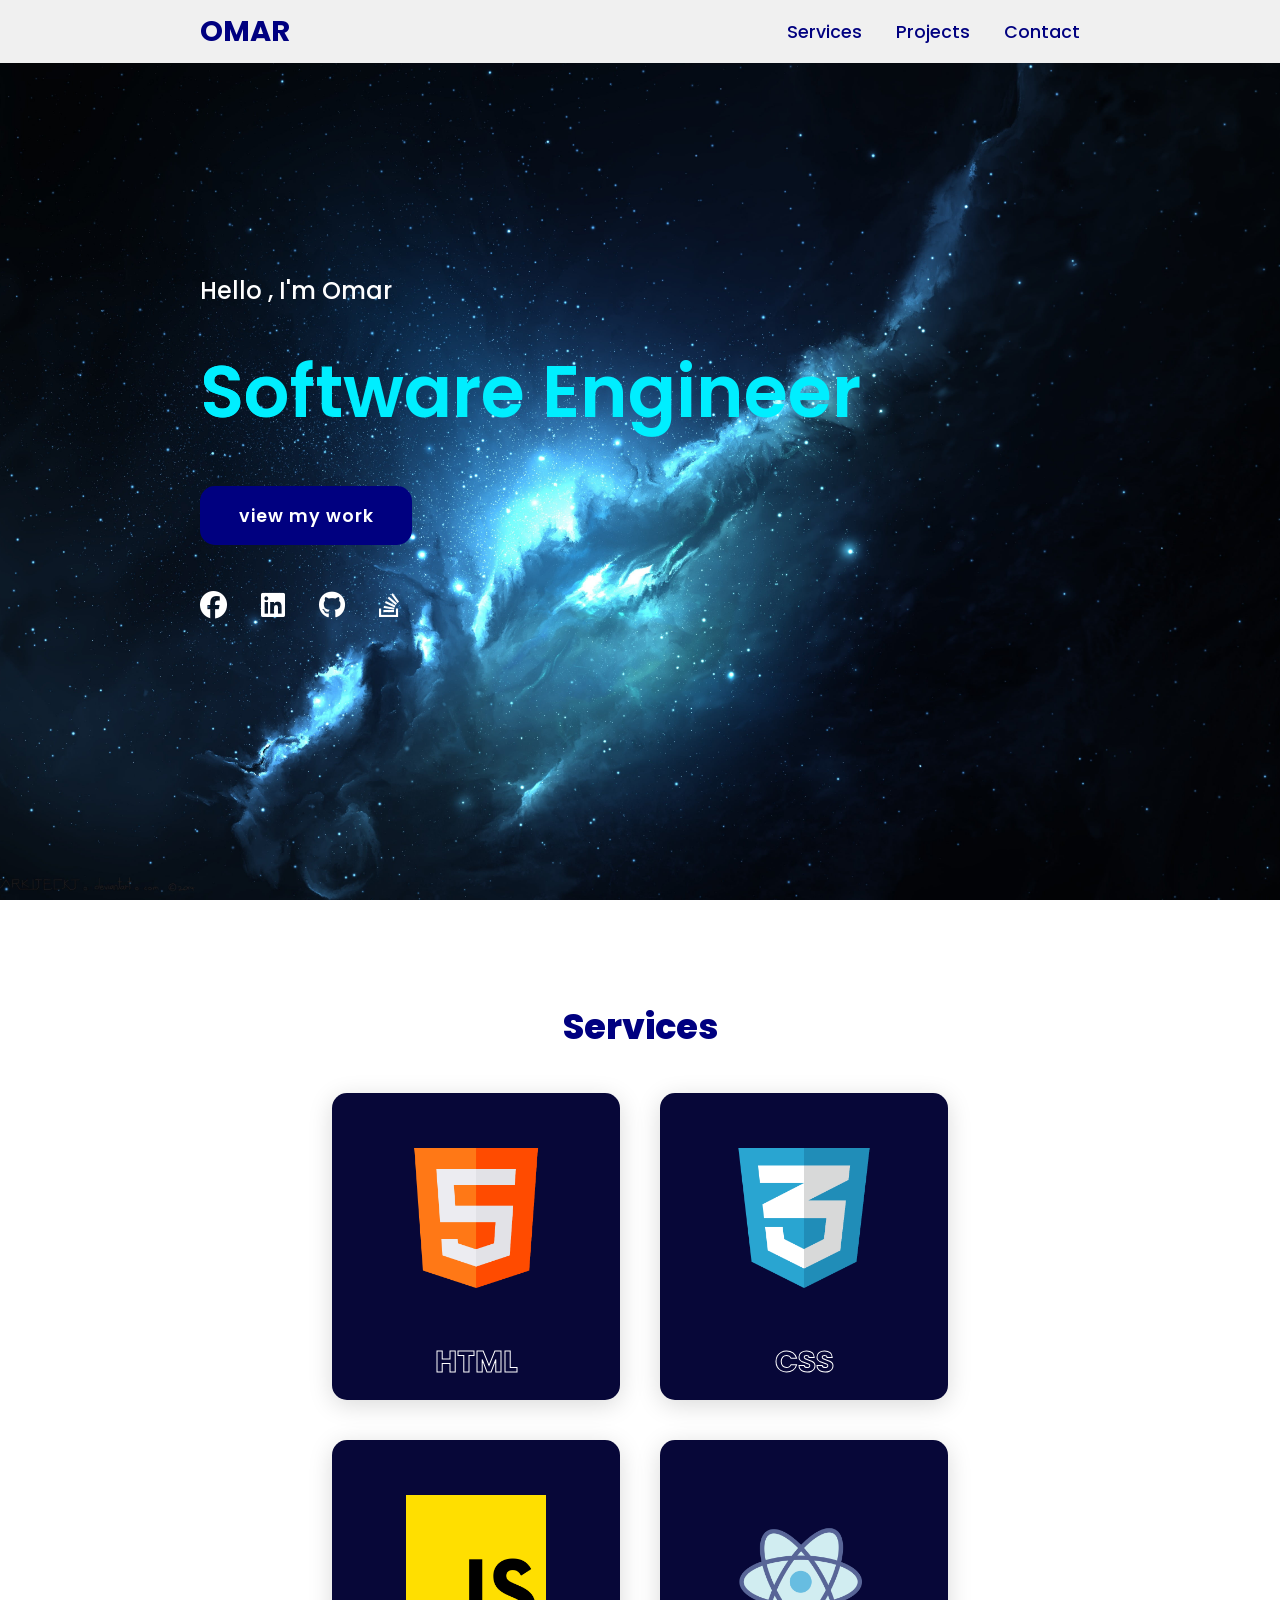
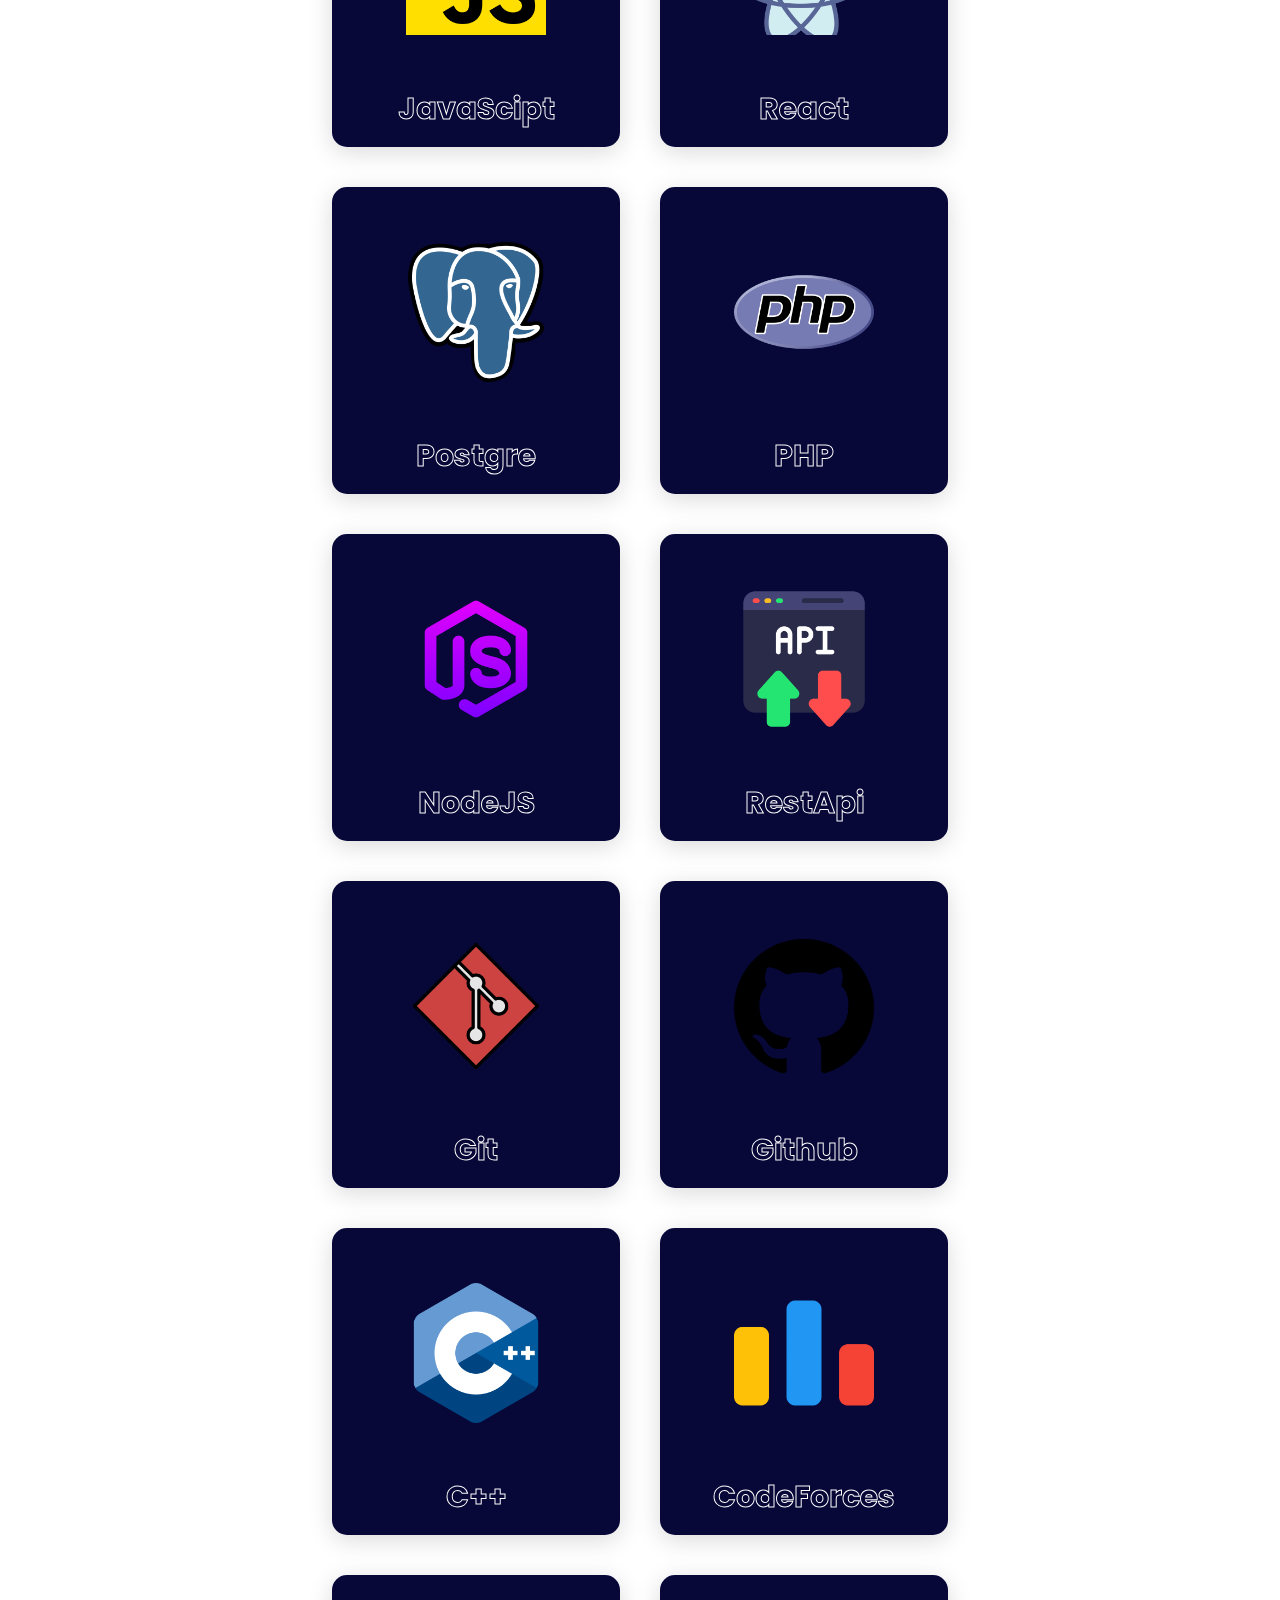
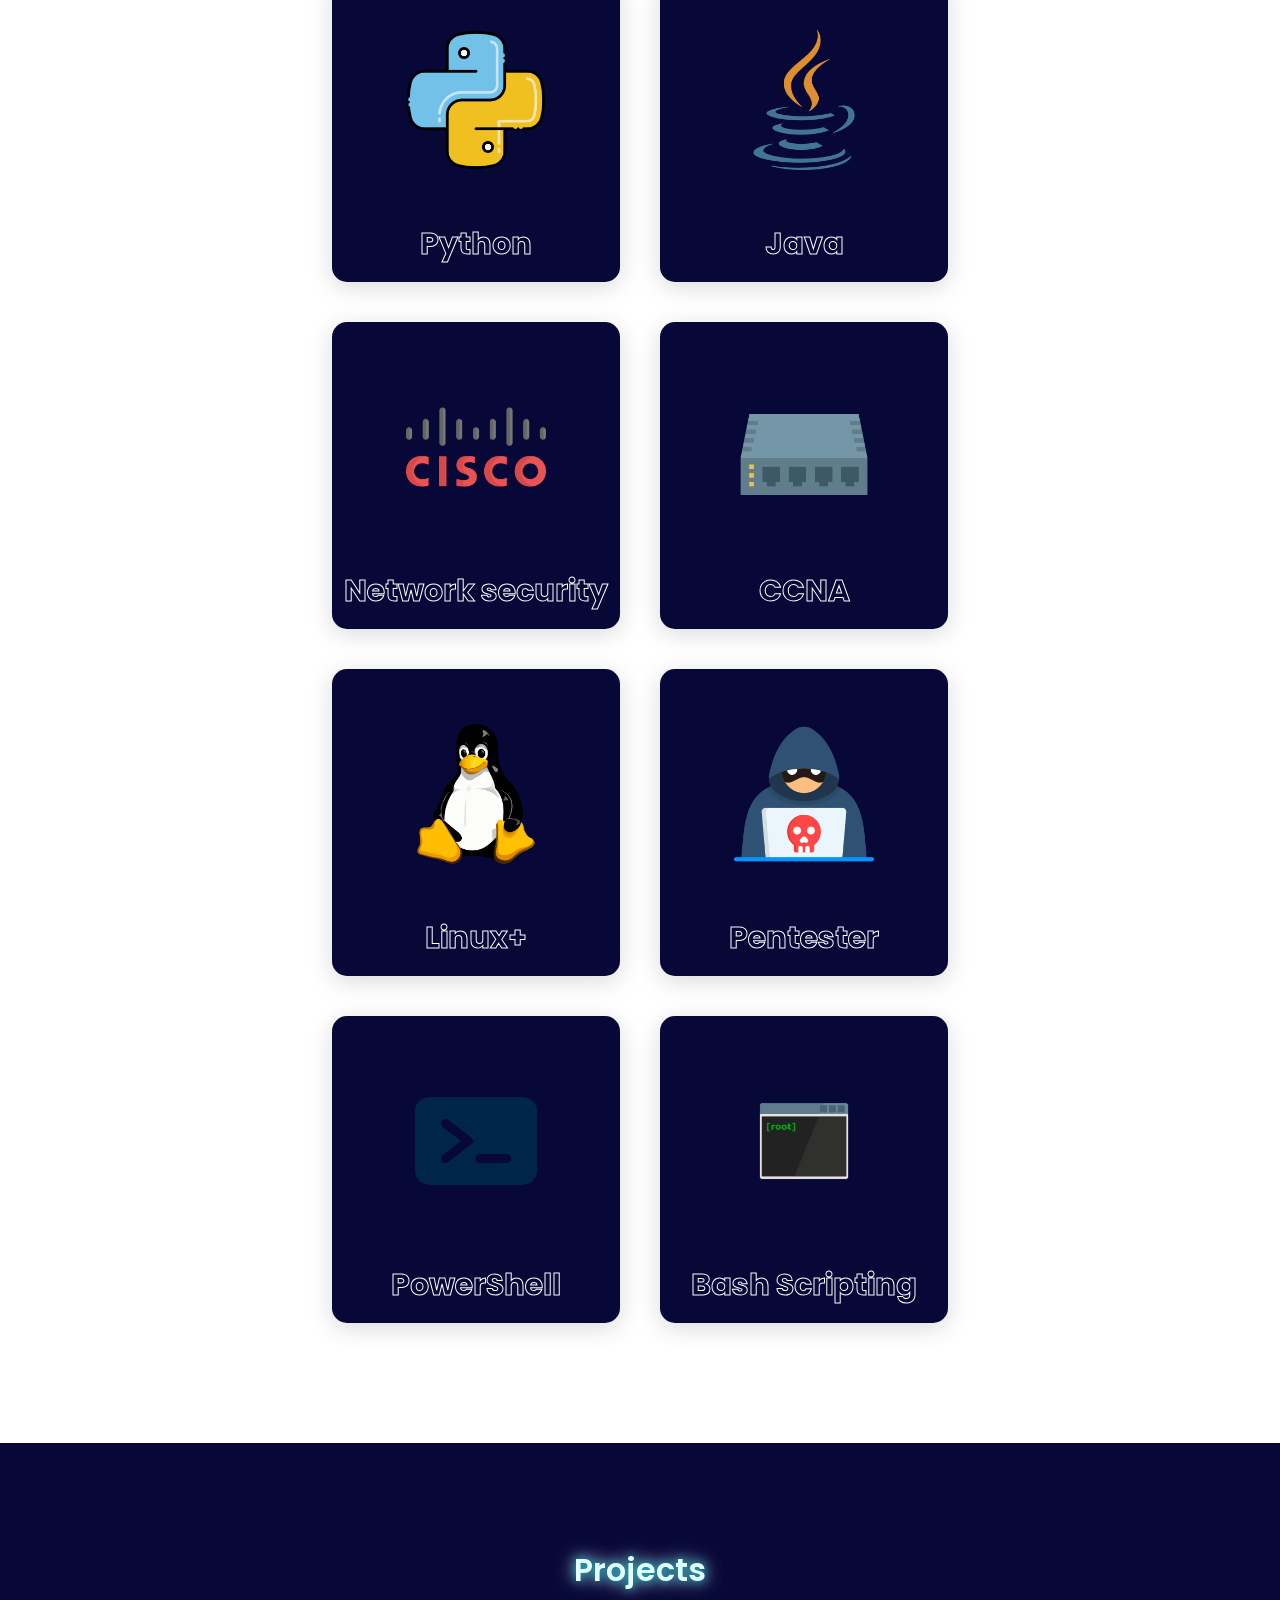
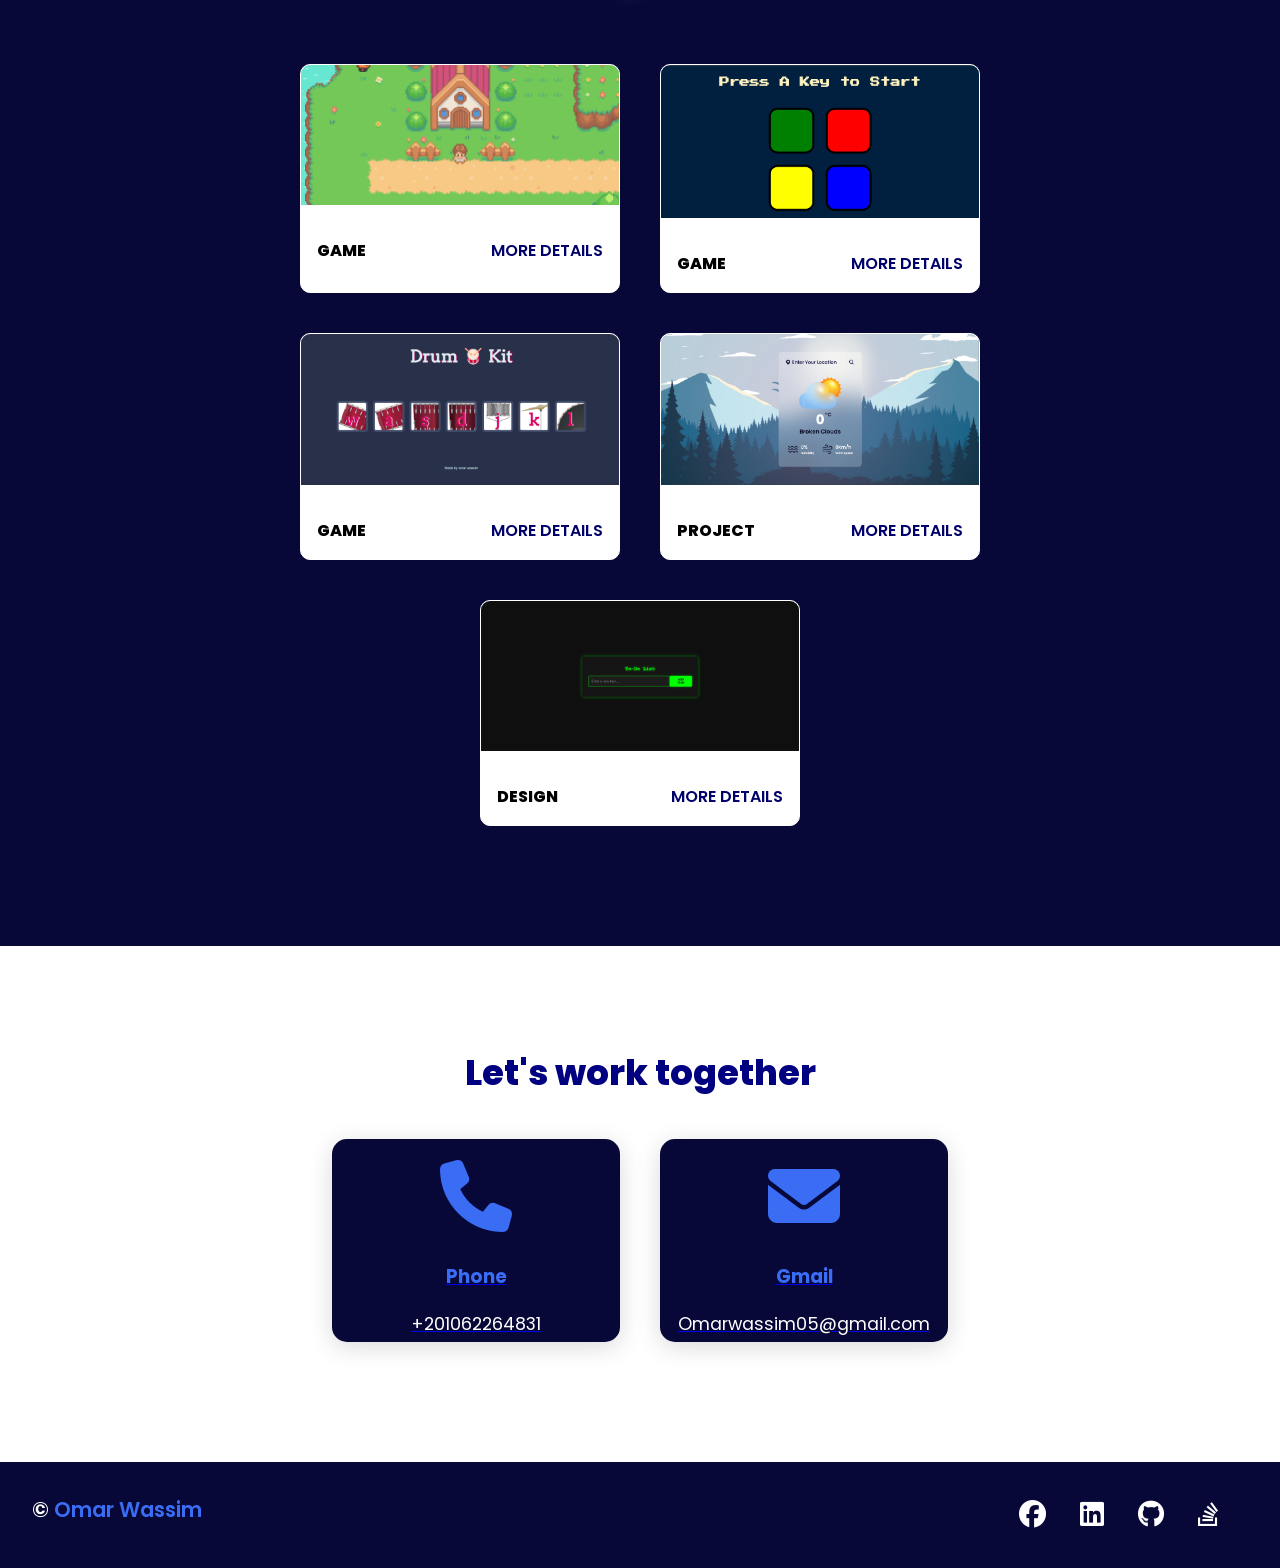
<file: index.html>
<!DOCTYPE html>
<html lang="en">
<head>
    <meta charset="UTF-8">
    <meta name="viewport" content="width=device-width, initial-scale=1.0">
    <link rel="stylesheet" href="https://cdnjs.cloudflare.com/ajax/libs/font-awesome/5.15.4/css/all.min.css">
    <link rel="stylesheet" href="https://cdnjs.cloudflare.com/ajax/libs/font-awesome/6.3.0/css/all.min.css">
    <link rel="stylesheet" href="./style.css">
    <script src="script.js"></script>
    <title>omarwassim</title>
</head>
<body>
    <header>
        <a  href="#" class="logo">Omar</a>
        <nav class="navigation">
            <a href="#services">services</a>
            <a href="#projects">projects</a>
            <a href="#contact">contact</a>
        </nav>
    </header>

    <section class="main">
        <div>
            <h2>hello , I'm Omar<br> <span> Software Engineer</span></h2>
            <a href="#projects" class="main-btn"> view my work </a>
            <div class="social-icons">
                <a href="https://www.facebook.com/moura.eldessouki/"><i class="fa-brands fa-facebook"></i></a>
                <a href="https://www.linkedin.com/in/omar-wassim-b34b192ba/"><i class="fa-brands fa-linkedin"></i></a>
                <a href="https://github.com/omarwassim"><i class="fa-brands fa-github"></i></a>
                <a href="https://stackoverflow.com/users/25824378/omar-wassim"><i class="fa-brands fa-stack-overflow"></i></a>
            </div>
        </div>
    </section>    
    <section class="cards" id="services">
        <h2 class="title">Services</h2>
        <div class="content">
            <div class="card">
                <div class="icon"><img src="./photos/html.png" alt="html" style="width: 140px; padding-top: 50px;"></div>
                <p>HTML</p>
            </div>    
            <div class="card">
                <div class="icon"><img src="./photos/text.png" alt="html" style="width: 140px; padding-top: 50px;"></div>
                <p>CSS</p>
            </div>          
            <div class="card">
                <div class="icon"><img src="./photos/js.png" alt="html" style="width: 140px; padding-top: 50px;"></div>
                <p>JavaScipt</p>
            </div>    
            <div class="card">
                <div class="icon"><img src="./photos/library.png" alt="html" style="width: 140px; padding-top: 50px;"></div>
                <p>React</p>
            </div>    
            <div class="card">
                <div class="icon"><img src="./photos/postgre.png" alt="html" style="width: 140px; padding-top: 50px;"></div>
                <p>Postgre</p>
            </div>   
            <div class="card">
                <div class="icon"><img src="./photos/php.png" alt="html" style="width: 140px; padding-top: 50px;"></div>
                <p>PHP</p>
            </div>    
            <div class="card">
                    <div class="icon"><img src="./photos/nodejs.png" alt="html" style="width: 140px; padding-top: 50px;"></div>
                    <p>NodeJS</p>
                </div>    
            <div class="card">
                <div class="icon"><img src="./photos/api.png" alt="html" style="width: 140px; padding-top: 50px;"></div>
                <p>RestApi</p>
            </div>    
            <div class="card">
                <div class="icon"><img src="./photos/git.png" alt="html" style="width: 140px; padding-top: 50px;"></div>
                <p>Git</p>
            </div>    
        <div class="card">
                <div class="icon"><img src="./photos/github (1).png" alt="html" style="width: 140px; padding-top: 50px;"></div>
                <p>Github</p>
            </div> 
            <div class="card">
                <div class="icon"><img src="./photos/c-.png" alt="html" style="width: 140px; padding-top: 50px;"></div>
                <p>C++</p>
                </div>    
            <div class="card">
                    <div class="icon"><img src="./photos/2944796.png" alt="html" style="width: 140px; padding-top: 50px;"></div>
                    <p>CodeForces</p>
                </div>    
                <div class="card">
                    <div class="icon"><img src="./photos/python.png" alt="html" style="width: 140px; padding-top: 50px;"></div>
                    <p>Python</p>
                </div>    
                <div class="card">
                    <div class="icon"><img src="./photos/java.png" alt="html" style="width: 140px; padding-top: 50px;"></div>
                    <p>Java</p>
                </div>  
            <div class="card">
                    <div class="icon"><img src="./photos/cisco.png" alt="html" style="width: 140px; padding-top: 50px;"></div>
                    <p>Network security</p>
                </div>    
                <div class="card">
                    <div class="icon"><img src="./photos/hub.png" alt="html" style="width: 140px; padding-top: 50px;"></div>
                    <p>CCNA</p>
                </div>    
            <div class="card">
                <div class="icon"><img src="./photos/linux.png" alt="html" style="width: 140px; padding-top: 50px;"></div>
                <p>Linux+</p>
            </div>        
            <div class="card">
                    <div class="icon"><img src="./photos/cyber-criminal.png" alt="html" style="width: 140px; padding-top: 50px;"></div>
                    <p>Pentester</p>
                </div>         
            <div class="card">
                    <div class="icon"><img src="./photos/technology.png" alt="html" style="width: 140px; padding-top: 50px;"></div>
                    <p>PowerShell</p>
                </div>          
            <div class="card">
                    <div class="icon"><img src="./photos/window.png" alt="html" style="width: 140px; padding-top: 50px;"></div>
                    <p>Bash Scripting</p>
                </div>          
        </div>
    </section>
    <section class="projects" id="projects">
        <h2 class="title">Projects</h2>
            <div class="content">
                <div class="project-card">
                    <div class="project-image">
                        <img src="./images/game.png" alt="dice game">
                    </div>
                    <div class="project-info">
                        <!-- <p class="project-about">Pokemon Game</p> -->
                        <strong class="project-title"><span>Game</span>
                        <a href="./pokemon-style-game-main/index.html" class="More-details" target="_blank">More details</a>
                    </strong>
                    </div>
                </div>
                <div class="project-card">
                    <div class="project-image">
                        <img src="./images/memory.png" alt="grid project">
                    </div>
                    <div class="project-info">
                        <!-- <p class="project-about">Simon game</p> -->
                        <strong class="project-title"><span>Game</span>
                        <a href="./simon/index.html" class="More-details" target="_blank">More details</a>
                    </strong>
                    </div>
                </div>
                <div class="project-card">
                    <div class="project-image">
                        <img src="./images/drum kit.png" alt="grid project">
                    </div>
                    <div class="project-info">
                        <!-- <p class="project-about">Simon game</p> -->
                        <strong class="project-title"><span>Game</span>
                        <a href="./drum/index.html" class="More-details" target="_blank">More details</a>
                    </strong>
                    </div>
                </div>
                <div class="project-card">
                    <div class="project-image">
                        <img src="./images/Weather.png" alt="simon game">
                    </div>
                    <div class="project-info">
                        <!-- <p class="project-about">weather project</p> -->
                        <strong class="project-title"><span>Project</span>
                        <a href="./Weather project/index.html" class="More-details" target="_blank">More details</a>
                    </strong>
                    </div>
                </div>
                <div class="project-card">
                    <div class="project-image">
                        <img src="./images/Todolistt.png" alt="moveit webpage">
                    </div>
                    <div class="project-info">
                        <!-- <p class="project-about">ToDoList</p> -->
                        <strong class="project-title"><span>Design</span>
                        <a href="./todolist/index.html" class="More-details" target="_blank">More details</a>
                    </strong>
                    </div>
                </div>
                </div>
            </div>
    </section>

    <section class="card-contact" id="contact">
        <h3 class="title">Let's work together</h3>
        <div class="content">
            <div class="card">
                <a href="tel:+201062264831">
                <div class="icon"><i class="fa-solid fa-phone"></i></div>
                <div class="info">
                    <h3 class="card-title">Phone</h3>
                    <p>+201062264831</p>
                </div>
                </a>
            </div>
            <div class="card" >
                <a href="mailto:omarwassim05@gmail.com">
                <div class="icon"><i class="fa-solid fa-envelope"></i></div>
                <div class="info">
                    <h3 class="card-title" style="text-decoration: none;">Gmail</h3>
                    <p style="text-decoration: none;">Omarwassim05@gmail.com</p>
                </div>
                </a>
            </div>
        </div>
    </section>

    <footer class="footer">
        <p class="copyright">&copy; <span>Omar Wassim</span></p>
        <div class="social-icons">
            <a href="https://www.facebook.com/moura.eldessouki/"><i class="fa-brands fa-facebook"></i></a>
                <a href="https://www.linkedin.com/in/omar-wassim-b34b192ba/"><i class="fa-brands fa-linkedin"></i></a>
                <a href="https://github.com/omarwassim"><i class="fa-brands fa-github"></i></a>
                <a href="https://stackoverflow.com/users/25824378/omar-wassim"><i class="fa-brands fa-stack-overflow"></i></a>
        </div>
    </footer>
</body>
</html>
</file>
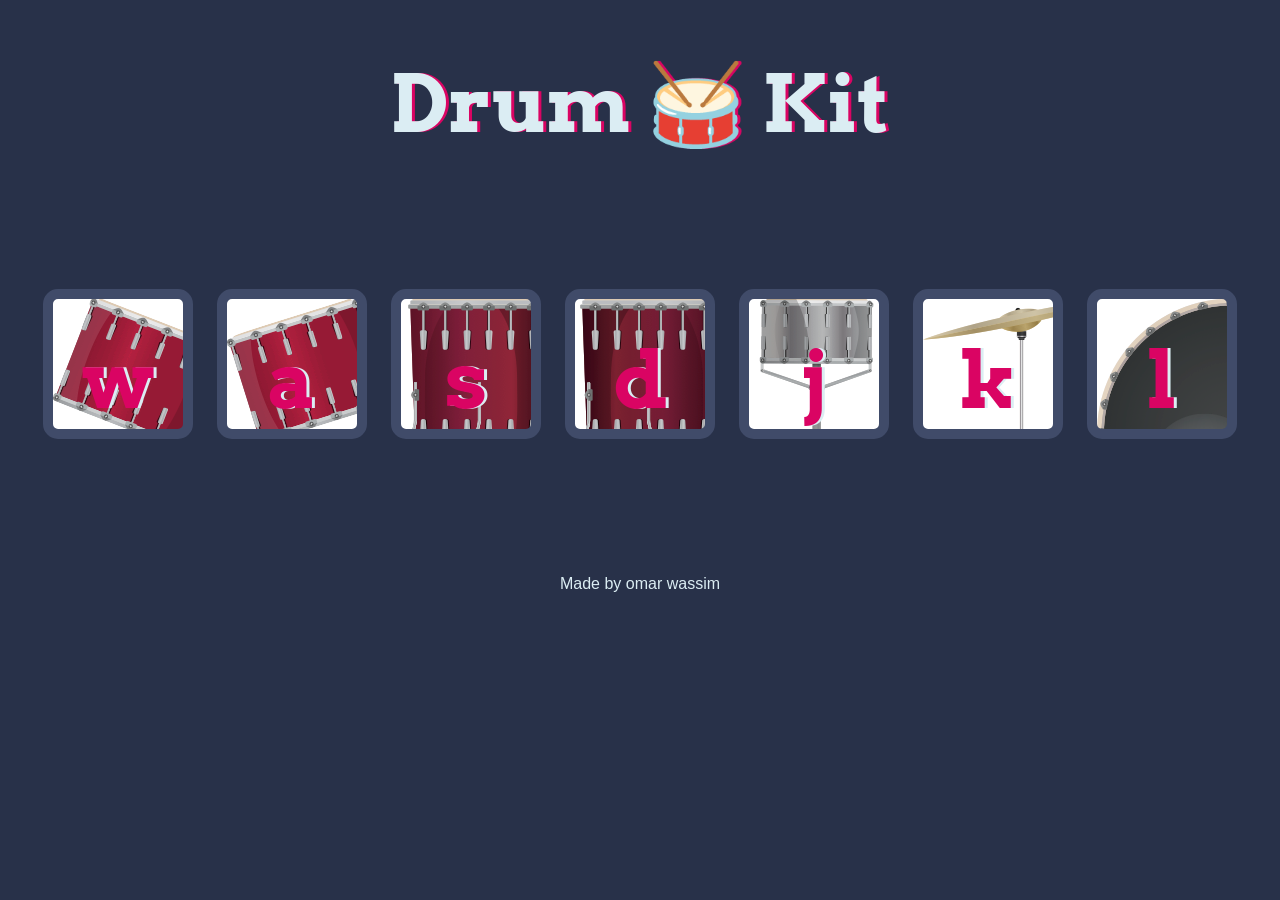
<file: drum/index.html>
<!DOCTYPE html>
<html lang="en" dir="ltr">
<head>
  <meta charset="utf-8">
  <title>Drum Kit</title>
  <link rel="stylesheet" href="style.css">
  <link href="https://fonts.googleapis.com/css?family=Arvo" rel="stylesheet">
</head>

<body>

  <h1 id="title">Drum 🥁 Kit</h1>
  <div class="set">
    <button class="w drum">w</button>
    <button class="a drum">a</button>
    <button class="s drum">s</button>
    <button class="d drum">d</button>
    <button class="j drum">j</button>
    <button class="k drum">k</button>
    <button class="l drum">l</button>
  </div>

  <script src="./index.js"></script>
</body>
<footer>
  Made by omar wassim 
</footer>

</html>
</file>
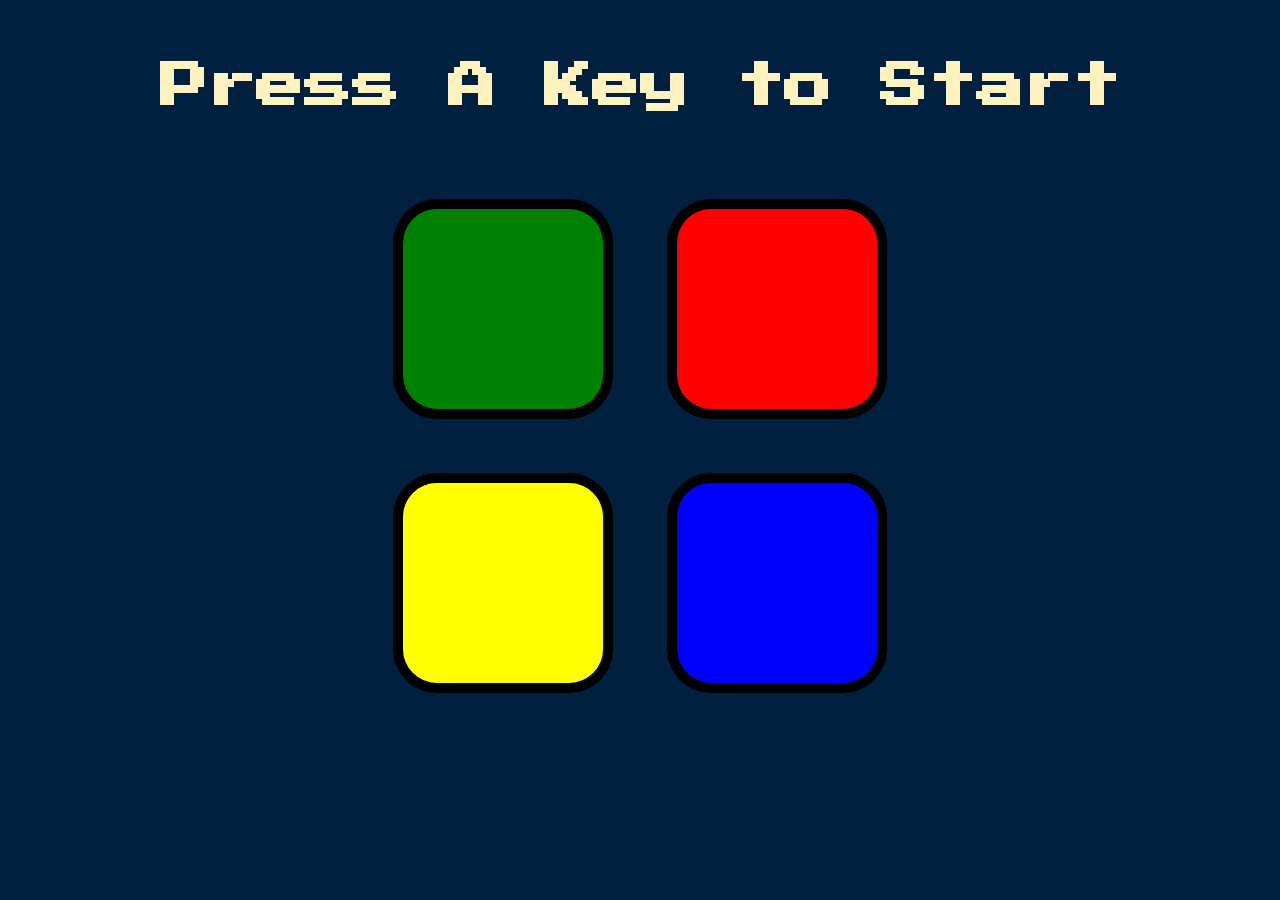
<file: simon/index.html>
<!DOCTYPE html>
<html lang="en" dir="ltr">

<head>
  <meta charset="utf-8">
  <title>Simon</title>
  <link rel="stylesheet" href="styles.css">
  <link href="https://fonts.googleapis.com/css?family=Press+Start+2P" rel="stylesheet">
</head>

<body>
  <h1 id="level-title">Press A Key to Start</h1>
  <div class="container">
    <div lass="row">
      <div type="button" id="green" class="btn green">
      </div>
      <div type="button" id="red" class="btn red">
      </div>
    </div>
    <div class="row">
      <div type="button" id="yellow" class="btn yellow">
      </div>
      <div type="button" id="blue" class="btn blue">
      </div>
    </div>
  </div>
<script src="https://ajax.googleapis.com/ajax/libs/jquery/3.7.1/jquery.min.js"></script>
<script src="index.js"></script>
</body>

</html>
</file>
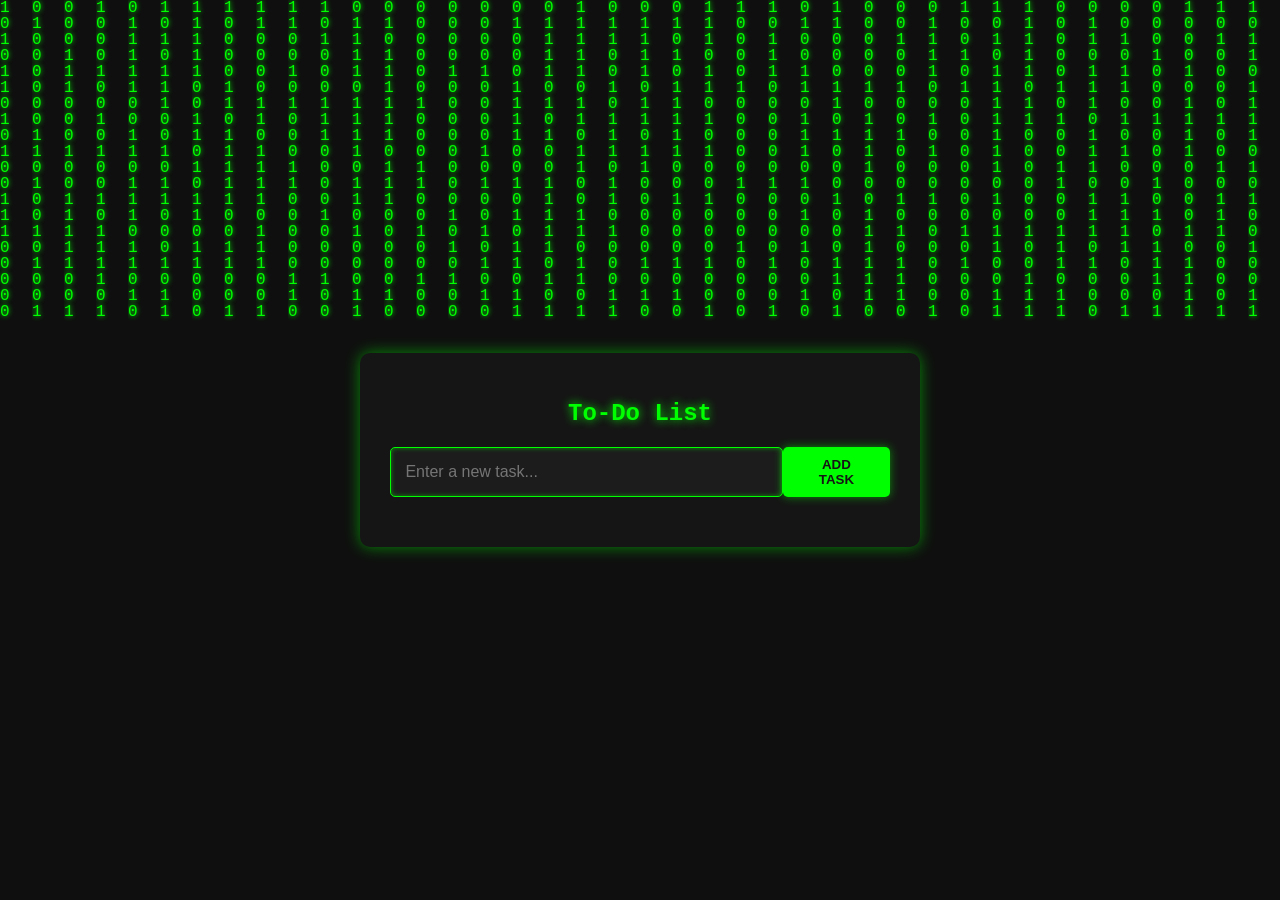
<file: todolist/index.html>
<!DOCTYPE html>
<html lang="en">
<head>
    <meta charset="UTF-8">
    <meta name="viewport" content="width=device-width, initial-scale=1.0">
    <title>TO-DO LIST</title>
    <link rel="stylesheet" href="styles.css">
</head>
<body>
    <div class="container">
        <h1 class="title">To-Do List</h1>
        <div class="input-group">
            <input type="text"id="taskInput" placeholder=" Enter a new task..." autocomplete="off">
            <button onclick="addtask()">Add Task</button>
        </div>
        <ul id="taskList"></ul>
    </div>
    <script src="script.js"></script>    
</body>
</html>
</file>
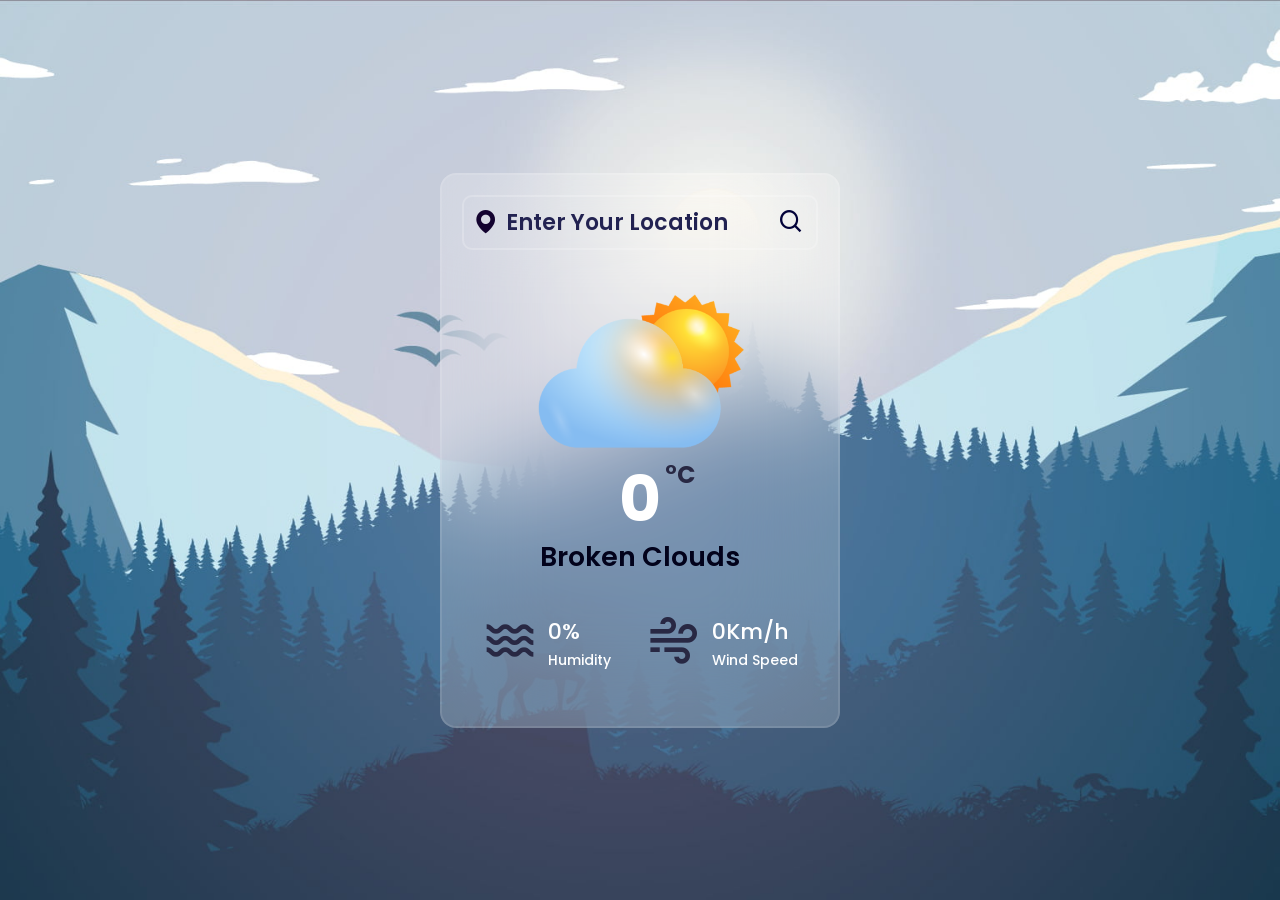
<file: Weather project/index.html>
<!DOCTYPE html>
<html lang="en">
<head>
    <meta charset="UTF-8">
    <meta name="viewport" content="width=device-width, initial-scale=1.0">
    <title>Weather Project</title>
    <link rel="stylesheet" href="style.css">
    <link href='https://unpkg.com/boxicons@2.1.4/css/boxicons.min.css' rel='stylesheet'>
</head>
<body>
    <div class="container">
        <div class="search-box">
            <i class='bx bxs-map'></i>
            <input class="text" type="text" placeholder="Enter Your Location" autocomplete="country-name" >
            <button id="button" class='bx bx-search'></button>
        </div>
        
        <div class="weather-box">
            <div class="box">
                <div class="info-weather">
                    <div class="weather">
                        <img src="./images/cloud.png" >
                        <p class="temperature">0<span>°C</span></p>
                        <p class="description">Broken clouds </p>
                    </div>
                </div>
            </div>
        </div>
    
    <div class="weather-details">    
        <div class="humidity">
        <i class='bx bx-water'></i>
            <div class="text">
                <div class="info-humidity">
                    <span>0%</span>
                </div>
                <p>Humidity</p>
            </div>
        </div>
        <div class="wind">
            <i class='bx bx-wind'></i>
         <div class="text">
             <div class="info-wind">
                    <span>0Km/h</span>
                </div>
                <p>Wind Speed</p>
            </div>
        </div>
    </div>
</div>

    <script src="index.js"></script>
</body>
</html>
</file>
<file: style.css>
@import url('https://fonts.googleapis.com/css2?family=Poppins:ital,wght@0,100;0,200;0,300;0,400;0,500;0,600;0,700;0,800;0,900;1,100;1,200;1,300;1,400;1,500;1,600;1,700;1,800;1,900&display=swap');

* {
    font-family: "Poppins", sans-serif;
    margin: 0px;
    padding: 0px;
    box-sizing: border-box;
    scroll-behavior: smooth;
}

section
{
    padding: 100px 200px;
}

header
{
    z-index: 1000;
    background-color:#f0f0f0;
    display: flex;
    width: 100%;
    justify-content: space-between;
    align-items: center;
    position: fixed;
    padding: 10px 200px;
}

.logo
{
    font-size: 1.8rem;
    font-weight: 700;
    text-transform: uppercase;
    text-decoration: none;
    color:  navy;
}

.logo:hover,
.logo.scrolled-into-view,
.logo.tapped
{
    color: navy;
}

.navigation > a
{
    text-decoration: none;
    font-weight: 500;
    font-size: 1.1em;
    padding-left: 30px;
    text-transform: capitalize;
    color: navy;
}

.navigation a:hover,
.navigation a.scrolled-into-view,
.navigation a.tapped
{
    color: navy;
}

.main
{
    width: 100%;
    min-height: 100vh;
    display: flex;
    align-items: center;
    background: url(./images/sky.jpg) ;
    background-attachment: fixed;
    background-position: center;
    background-size:cover;
    padding: 100px 200px;
}

.main h2
{
    color: white;
    text-transform: capitalize;
    font-size: 1.5em;
    font-weight: 500;
}

.main h2 span
{
    padding-top: 20px;
    padding-bottom: 40px;
    display: inline-block;
    margin-top: 10px;
    color: #0ef;
    font-size: 3em;
    font-weight: 600;
    background-image: linear-gradient(#0ef, #0ef);
    background-repeat: no-repeat;
    -webkit-background-clip: text;
    background-position: -600px 0;
    transition: background-position 1s, text-shadow 1s;
    transition-delay: 0.6s, 0s;
}

.main h2 span:hover,
.main h2 span.scrolled-into-view,
.main h2 span.tapped
{
    color: transparent;
    transition:  text-shadow 1s;
    transition-delay: 0s, 0.5s;
    background-position: 0 0;
    text-shadow: 0 0 10px #0ef, 0 0 20px #0ef, 0 0 40px #0ef, 0 0 80px #0ef,
      0 0 160px #0ef;
}

.wrapper{
    display: flex;
}
.wrapper .static-txt{
    padding-top: 12px;
    color: #fff;
    font-size: 40px;
    font-weight: 400;
}
.wrapper .dynamic-txts{
    margin-left: 15px;
    padding-bottom: 40px;
    height: 90px;
    line-height: 90px;
    overflow: hidden;
}
.dynamic-txts li{
    list-style: none;
    color:  #0ef;
    font-size:40px;
    font-weight: 500;
    position: relative;
    top: 0;
    animation: slide 12s steps(4) infinite;
}
@keyframes slide {
    100%{
        top: -360px;
    }
}
.dynamic-txts li span{
    position: relative;
    margin: 5px 0;
    line-height: 90px;
}
.dynamic-txts li span::after{
    content: "";
    position: absolute;
    left: 0;
    height: 100%;
    width: 100%;
    border-left: 2px solid ;
    animation: typing 3s steps(12) infinite;
}
@keyframes typing {
    40%, 60%{
        left: calc(100% + 10px);
    }
    100%{
        left: 0;
    }
}

.main h3
{
    color: white;
    margin-bottom: 30px;
    margin-top: 10px;
    letter-spacing: 1px;
    font-size: 2em;
    font-weight: 700;
}

.main-btn
{
    color: white;
    background-color:navy;
    border: 0px;
    text-decoration: none;
    font-size: 1.1em;
    font-weight: 600;
    display: inline-block;
    padding: 0.9375em 2.1875em;
    letter-spacing: 1px;
    border-radius: 15px;
    margin-bottom: 40px;
    transition: 0.7s ease;
}

.main-btn:hover,
.main-btn.scrolled-into-view,
.main-btn.tapped
{
    background-color: darkblue;
    transform: scale(1.1);
    color: yellow;
}

.social-icons a
{
    display: inline-block;
    color: white;
    font-size: 1.7em;
    padding-right: 30px;
    transition: transform 0.3s ease, color 0.3s ease;
}

.social-icons a:hover,
.social-icons a.scrolled-into-view,
.social-icons a.tapped
{
    transform: scale(1.2);
    color: #0ef;
}

.title
{
    display: flex;
    justify-content: center;
    color: navy;
    font-size: 2.2em;
    font-weight: 800;
    text-decoration: none;
    padding-bottom: 20px;
}

.content
{
    display: flex;
    justify-content: center;
    flex-direction: row;
    flex-wrap: wrap;
}

.card
{
    width: 18em;
    box-shadow: 0 5px 25px rgba(1 1 1 /15%); 
    background-color: #070738;
    border-radius: 15px;
    margin: 20px;
    padding: 5px;
    transition: 0.7s ease;
    text-decoration: none;
}

.card > p
{
    color:darkblue;
    text-align: center;
    font-size: 30px;
    font-weight: bolder;
    padding-bottom: 10px;
    color: transparent;
    -webkit-text-stroke: 1px #fff;
    background-image: linear-gradient(#0ef, #0ef);
    background-repeat: no-repeat;
    -webkit-background-clip: text;
    background-position: -600px 0;
    transition: background-position 1s, text-shadow 1s;
    transition-delay: 0.6s, 0s;
}

.card > p:hover,
.card > p.scrolled-into-view,
.card > p.tapped
{
    transition: background-position 1s, text-shadow 1s;
    transition-delay: 0s, 0.5s;
    background-position: 0 0;
    text-shadow: 0 0 10px #0ef, 0 0 20px #0ef, 0 0 40px #0ef, 0 0 80px #0ef,
      0 0 160px #0ef;
}

.card:hover,
.card.scrolled-into-view,
.card.tapped
{
    transform: scale(1.1);
}

.icon
{
    text-align: center;
    color:#3a6cf4;
    font-size: 8em;
}

.info
{
    text-align: center;
}

.info h3
{
    color: #3a6cf4;
    margin: 10px;   
    margin-bottom: 20px;
}

.projects
{
    background-color: #070738;
}

.projects h2
{
    font-size: 2rem;
    font-weight: 600;
    color: #e0ffff;
    text-shadow: 0px 0px 10px #00c2cb, 0px 0px 20px #fff;
    margin: 3px;
}

.projects .content
{
    margin-top: 30px;
}

.project-card
{
    background-color: white;
    border: 1px solid white;
    min-height: 14em;
    width:20em ;
    overflow: hidden;
    border-radius: 10px;
    margin: 20px;
    transition: 0.7s ease;
}

.project-card:hover,
.project-card.scrolled-into-view,
.project-card.tapped
{
    transform: scale(1.1);
}

.project-image img
{
    width: 100%;
}

.project-title
{
    display: flex;
    justify-content: space-between;
    text-transform: uppercase;
    font-weight: 800;
    margin-top: 10px;
}

.project-about
{
    font-size: 1em;
    color: black;
}

.More-details
{
    color: rgb(0, 0, 107);
    text-decoration: none;
    font-weight: 600;
    transition: all 0.3s ease;
}

.More-details:hover,
.More-details.scrolled-into-view,
.More-details.tapped
{
    font-weight: 600;
    color: #e0ffff;
    text-shadow: 0px 0px 10px #008990, 0px 0px 20px #fff;
    margin: 3px;
}

.project-info
{
    padding: 1em;
}

.card-contact .icon
{
    font-size:4.5em;
}

.card-contact .info
{
    color: white;
}

.card-contact p
{
    font-size: 1.1em;
    font-weight: 400;
}

.footer
{
    padding: 2em;
    display: flex;
    justify-content: space-between;
    background-color: #070738;
}

.footer p
{ 
    color: white;
    font-size: 1.3em;
    font-weight: 600;
}

.footer > p span
{
    color: #3a6cf4;
}

@keyframes tapEffect {
    0% { transform: scale(1); }
    50% { transform: scale(1.05); }
    100% { transform: scale(1); }
}

.tapped {
    animation: tapEffect 0.5s ease;
}
@media (hover: none) and (pointer: coarse) {
    .logo.scrolled-into-view {
        color: navy;
    }

    .navigation a.scrolled-into-view {
        color: navy;
    }

    .main h2 span.scrolled-into-view {
        color: transparent;
        background-position: 0 0;
        text-shadow: 0 0 10px #0ef, 0 0 20px #0ef, 0 0 40px #0ef, 0 0 80px #0ef, 0 0 160px #0ef;
    }

    .main-btn.scrolled-into-view {
        background-color: darkblue;
        transform: scale(1.1);
        color: yellow;
    }

    .card.scrolled-into-view {
        transform: scale(1.1);
    }

    .card p.scrolled-into-view {
        background-position: 0 0;
        text-shadow: 0 0 10px #0ef, 0 0 20px #0ef, 0 0 40px #0ef, 0 0 80px #0ef, 0 0 160px #0ef;
    }

    .project-card.scrolled-into-view {
        transform: scale(1.1);
    }

    .More-details.scrolled-into-view {
        font-weight: 600;
        color: #e0ffff;
        text-shadow: 0px 0px 10px #008990, 0px 0px 20px #fff;
        margin: 3px;
    }

    .social-icons a.scrolled-into-view {
        transform: scale(1.2);
        color: #0ef;
    }
}

@media(max-width:1023px)
{
    header
    {
        padding: 12px 20px;
    }   
    .navigation a
    {
        padding-left: 10px;
    }
    .title
    {
        font-size: 1.8em;
    }
    section
    {
        padding: 80px 20px;
    }
    
    .main h2
    {
        padding-right: 90px;
        font-size: 1em;
    }
    .main h3
    {
        font-size: 1.6em;
    }
    .content
    {
        align-items: center;
        flex-direction: column;
    }
}

@media (max-width: 641px) {
    header {
        padding: 10px 20px;
    }
    .navigation a {
        padding-left: 10px;
        font-size: 0.9em;
    }
    .main {
        padding: 50px 20px;
        text-align: left;
    }
    .main h2 {
        font-size: 1.2em;
    }
    .main h2 span {
        font-size: 1.5em;
    }
    .wrapper .static-txt {
        font-size: 1.2em;
    }
    .wrapper .dynamic-txts {
        font-size: 1.2em;
    }
    .main-btn {
        font-size: 1em;
        padding: 0.5em 1.5em;
    }
    .social-icons a {
        font-size: 1.5em;
        padding-right: 15px;
    }
    .title {
        font-size: 1.8em;
    }
    .content {
        flex-direction: column;
        align-items: center;
    }
    .card {
        width: 100%;
        margin: 10px 0;
    }
    .project-card {
        width: 100%;
        margin: 10px 0;
    }
    .footer {
        padding: 1em;
        flex-direction: column;
        align-items: center;
    }
    .footer p {
        font-size: 1em;
    }
    .footer .social-icons a {
        font-size: 1.2em;
        padding: 0 10px;
    }
}

@media (max-width: 300px) {
    body {
        font-size: 10px;
    }
    .main h2 {
        font-size: 1em;
    }
    .main h2 span {
        font-size: 1.2em;
    }
    .wrapper .static-txt {
        font-size: 1em;
    }
    .wrapper .dynamic-txts {
        font-size: 1em;
    }
    .main-btn {
        font-size: 0.9em;
        padding: 0.4em 1.2em;
    }
    .social-icons a {
        font-size: 1.2em;
        padding-right: 10px;
    }
    .title {
        font-size: 1.5em;
    }
    .card {
        width: 100%;
        margin: 5px 0;
    }
    .project-card {
        width: 100%;
        margin: 5px 0;
    }
    .footer {
        padding: 0.5em;
    }
    .footer p {
        font-size: 0.9em;
    }
    .footer .social-icons a {
        font-size: 1em;
        padding: 0 5px;
    }
}
</file>
<file: drum/style.css>
body {
  text-align: center;
  background-color: #283149;
}

h1 {
  font-size: 5rem;
  color: #DBEDF3;
  font-family: "Arvo", cursive;
  text-shadow: 3px 0 #DA0463;

}

footer {
  color: #DBEDF3;
  font-family: sans-serif;
}

.w {
  background-image: url(images/tom1.png);

}

.a {
  background-image: url(images/tom2.png);
}

.s {
  background-image: url(images/tom3.png);
}

.d {
  background-image: url(images/tom4.png);
}

.j {
  background-image: url(images/snare.png);
}

.k {
  background-image: url(images/crash.png);
}

.l {
  background-image: url(images/kick.png);
}

.set {
  margin: 10% auto;
}

.game-over {
  background-color: red;
  opacity: 0.8;
}

.pressed {
  box-shadow: 0 3px 4px 0 #DBEDF3;
  opacity: 0.5;
}

.red {
  color: red;
}

.drum {
  outline: none;
  border: 10px solid #404B69;
  font-size: 5rem;
  font-family: 'Arvo', cursive;
  line-height: 2;
  font-weight: 900;
  color: #DA0463;
  text-shadow: 3px 0 #DBEDF3;
  border-radius: 15px;
  display: inline-block;
  width: 150px;
  height: 150px;
  text-align: center;
  margin: 10px;
  background-color: white;
}
</file>
<file: simon/styles.css>
body {
  text-align: center;
  background-color: #011F3F;
}

#level-title {
  font-family: 'Press Start 2P', cursive;
  font-size: 3rem;
  margin:  5%;
  color: #FEF2BF;
}

.container {
  display: block;
  width: 50%;
  margin: auto;

}

.btn {
  margin: 25px;
  display: inline-block;
  height: 200px;
  width: 200px;
  border: 10px solid black;
  border-radius: 20%;
}

.game-over {
  background-color: red;
  opacity: 0.8;
}

.red {
  background-color: red;
}

.green {
  background-color: green;
}

.blue {
  background-color: blue;
}

.yellow {
  background-color: yellow;
}

.pressed {
  box-shadow: 0 0 20px white;
  background-color: grey;
}
</file>
<file: todolist/styles.css>
body
{
    background-color:#0f0f0f ;
    color: #00ff00;
    font-family: 'Courier New', monospace;
    display: flex;
    justify-content: center;
    align-items: center;
    margin: 0px;
    padding: 0px;
    height: 100vh;
    overflow: hidden;
}
@keyframes drop {
    0% {
        transform: translateY(-100%);
        opacity: 0;
    }
    50% {
        opacity: 1;
    }
    100% {
        transform: translateY(100%);
        opacity: 0;
    }
}

.matrix {
    position: absolute;
    top: 0;
    left: 0;
    width: 100%;
    height: 100%;
    z-index: -1;
    overflow: hidden;
}

.matrix div {
    position: absolute;
    top: 0;
    width: 20px;
    height: 100%;
    background-color: transparent;
    overflow: hidden;
    white-space: nowrap;
    animation: drop linear infinite;
    animation-duration: calc(10s + 20s * var(--i));
}

.matrix div span {
    display: block;
    color: #00ff00;
    font-size: 16px;
    line-height: 16px;
    font-family: 'Courier New', monospace;
    text-shadow: 0 0 5px #00ff00;
}
.container
{
    background-color: #151515;
    width: 100%;
    max-width: 500px;
    border-radius: 10px;
    box-shadow: 0px 0px 15px rgba(0, 255, 0, 0.5);
    padding: 30px;
}
.title
{
    color: #00ff00;
    text-align: center;
    text-shadow: 0px 0px 10px #00ff00;
    margin-bottom: 20px;
    font-size: 24px;
}
.input-group
{
    text-align: center;
    display: flex;
    justify-content: space-between;
}
#taskInput {
    width: 75%;
    padding: 10px;
    border-radius: 5px;
    border: 1px solid #00ff00;
    background-color: #1c1c1c;
    color: #00ff00;
    font-size: 16px;
    box-shadow: inset 0px 0px 5px rgba(0, 255, 0, 0.5);
}

button {
    padding: 10px 20px;
    background-color: #00ff00;
    color: #151515;
    border: none;
    border-radius: 5px;
    cursor: pointer;
    font-weight: bold;
    text-transform: uppercase;
    box-shadow: 0px 0px 10px rgba(0, 255, 0, 0.5);
}

button:hover {
    background-color: #33ff33;
}

ul {
    list-style-type: none;
    padding: 0;
    margin: 20px 0 0 0;
}

li {
    background-color: #1c1c1c;
    padding: 10px;
    border-radius: 5px;
    margin-bottom: 10px;
    display: flex;
    justify-content: space-between;
    align-items: center;
    font-size: 16px;
    color: #00ff00;
    box-shadow: 0px 0px 10px rgba(0, 255, 0, 0.5);
}

li.completed {
    text-decoration: line-through;
    color: #ff0000;
    text-shadow: 0px 0px 5px #ff0000;
}

li .remove-btn {
    background-color: transparent;
    border: none;
    color: #ff0000;
    font-size: 18px;
    cursor: pointer;
}

li .remove-btn:hover {
    color: #ff3333;
}
@media (max-width: 480px) {
    .container {
        padding: 20px;
        max-width: 70%;
    }

    .title {
        font-size: 20px;
    }

    #taskInput {
        font-size: 14px;
        padding: 8px;
    }

    button {
        padding: 8px 10px;
        font-size: 14px;
    }

    li {
        font-size: 14px;
    }
}
@media (min-width: 481px) and (max-width: 768px) {
    .container {
        padding: 25px;
        max-width: 70%;
    }

    .title {
        font-size: 22px;
    }

    #taskInput {
        font-size: 15px;
        padding: 9px;
    }

    button {
        padding: 9px 10px;
        font-size: 15px;
    }

    li {
        font-size: 15px;
    }
}
@media (min-width: 769px) and (max-width: 1024px) {
    .container {
        padding: 30px;
        max-width: 60%;
    }

    .title {
        font-size: 24px;
    }

    #taskInput {
        font-size: 16px;
        padding: 10px;
    }

    button {
        padding: 10px 20px;
        font-size: 16px;
    }

    li {
        font-size: 16px;
    }
}
</file>
<file: Weather project/style.css>
@import url("https://fonts.googleapis.com/css2?family=Poppins:wght@300;400;500;600;700;800;900&display=swap");

* {
  
  font-family: "Poppins", sans-serif;
  margin: 0;
  padding: 0;
  box-sizing: border-box;
}
body
{
  
  display: flex;
  align-items: center;
  justify-content: center;
  min-height: 100vh;
  background: url(./images/wallpaperflare.com_wallpaper\ \(1\).jpg);
  background-position: center;
  background-size: cover;
}
.container
 {
  
    position: relative;
    height: 555px ;
    width: 400px;
    background: purple;
    border-radius: 16px;
    padding: 20px;
    color: #fff;
    background: rgba(255, 255, 255, .2);
    backdrop-filter: blur(55px);
    border: 2px solid rgba(255,255,255,.1);
 }
 .search-box
  {
    position: relative;
    width: 100%;
    height: 55px;
    
    display: flex;
    align-items: center;
  }

  .search-box i
  {
    position: absolute;
    left: 10px;
    font-size: 28px;
    color: rgb(19, 2, 47);
  }
  .search-box input
  {
    position: absolute;
    font-weight: 600;
    height: 100%;
    width: 100%;
    background: transparent;
    border: 2px solid rgba(255, 255, 255, .2);
    outline: none;
    border-radius: 10px;
    text-transform:uppercase;
    color: rgb(40, 40, 67);
    padding: 0 48px 0 42px;
    font-size: 22px;
  }
  .search-box input::placeholder
  {
    color: rgb(34, 34, 81);
    text-transform: capitalize;
  }
  .search-box button
  {
    position: absolute;
    right: 0px;
    font-size: larger;
    background: transparent;
    width: 40px;
    height: 100%;
    outline: none;
    border: none;
    font-size: 28px;
    padding: 0 40px 0 5px;
    cursor:pointer;
    color: rgb(2, 2, 57);

  }
  .weather-box img
  {
    width: 60%; 
  }
  .weather-box
  {
    text-align: center;
    margin: 40px 0;
  }
  .weather-box .temperature
  {
    position: relative;
    font-weight: 700;
    font-size: 64px;
    line-height: 1.2;
  }
  .weather-box .temperature span
  {
    position: absolute;
    font-size: 24px;
    margin: 0 0 0 4px;
    color: rgb(40, 40, 67);
  }
  .weather-box .description
  {
    font-size: 27px;
    font-weight: 600;
    text-transform: capitalize;
    color: rgb(2, 2, 27);
  }
  .weather-details
  {
    position: absolute;
    bottom: 40px;
    width: 100%;
    left: 0;
    display: flex;
    padding: 0px 20px ;
  }
  .weather-details .humidity , .weather-details .wind
  { 
    display: flex;
    align-items: center;
    font-size: 25px;
    width: 50%;
    padding-bottom: 15px;
  }
  .weather-details i
  {
    color: rgb(40, 40, 67);;
    font-size: 56px;
    margin-right: 10px;
  }
  .weather-details .humidity
  {
    padding-left: 20px;
    justify-content: flex-start;
  }
  .weather-details .wind
  {
    
    padding-right: 20px;
    justify-content: flex-end;
  }
  .weather-details span
  {
    font-size: 22px;
    font-weight: 500;
  }
  .weather-details p
  {
    font-size: 14px;
    font-weight: 500;
  }
</file>
